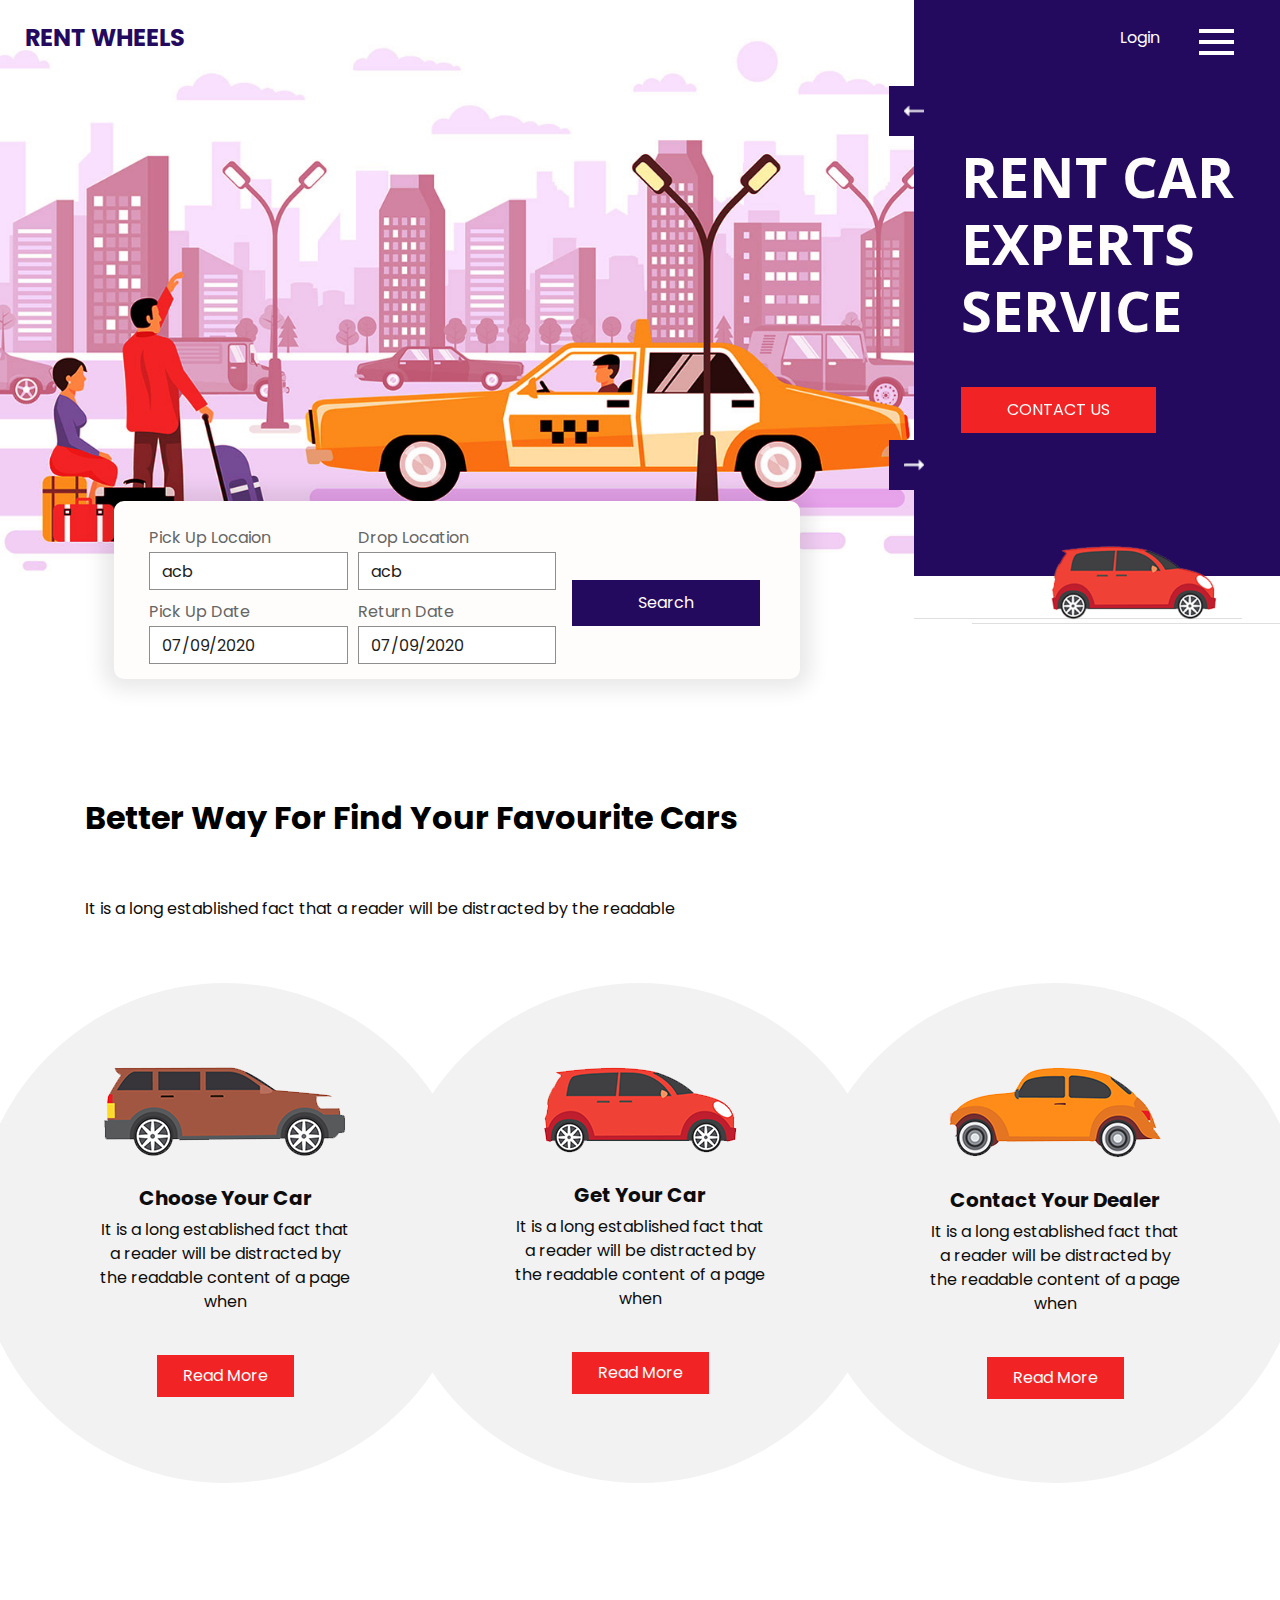
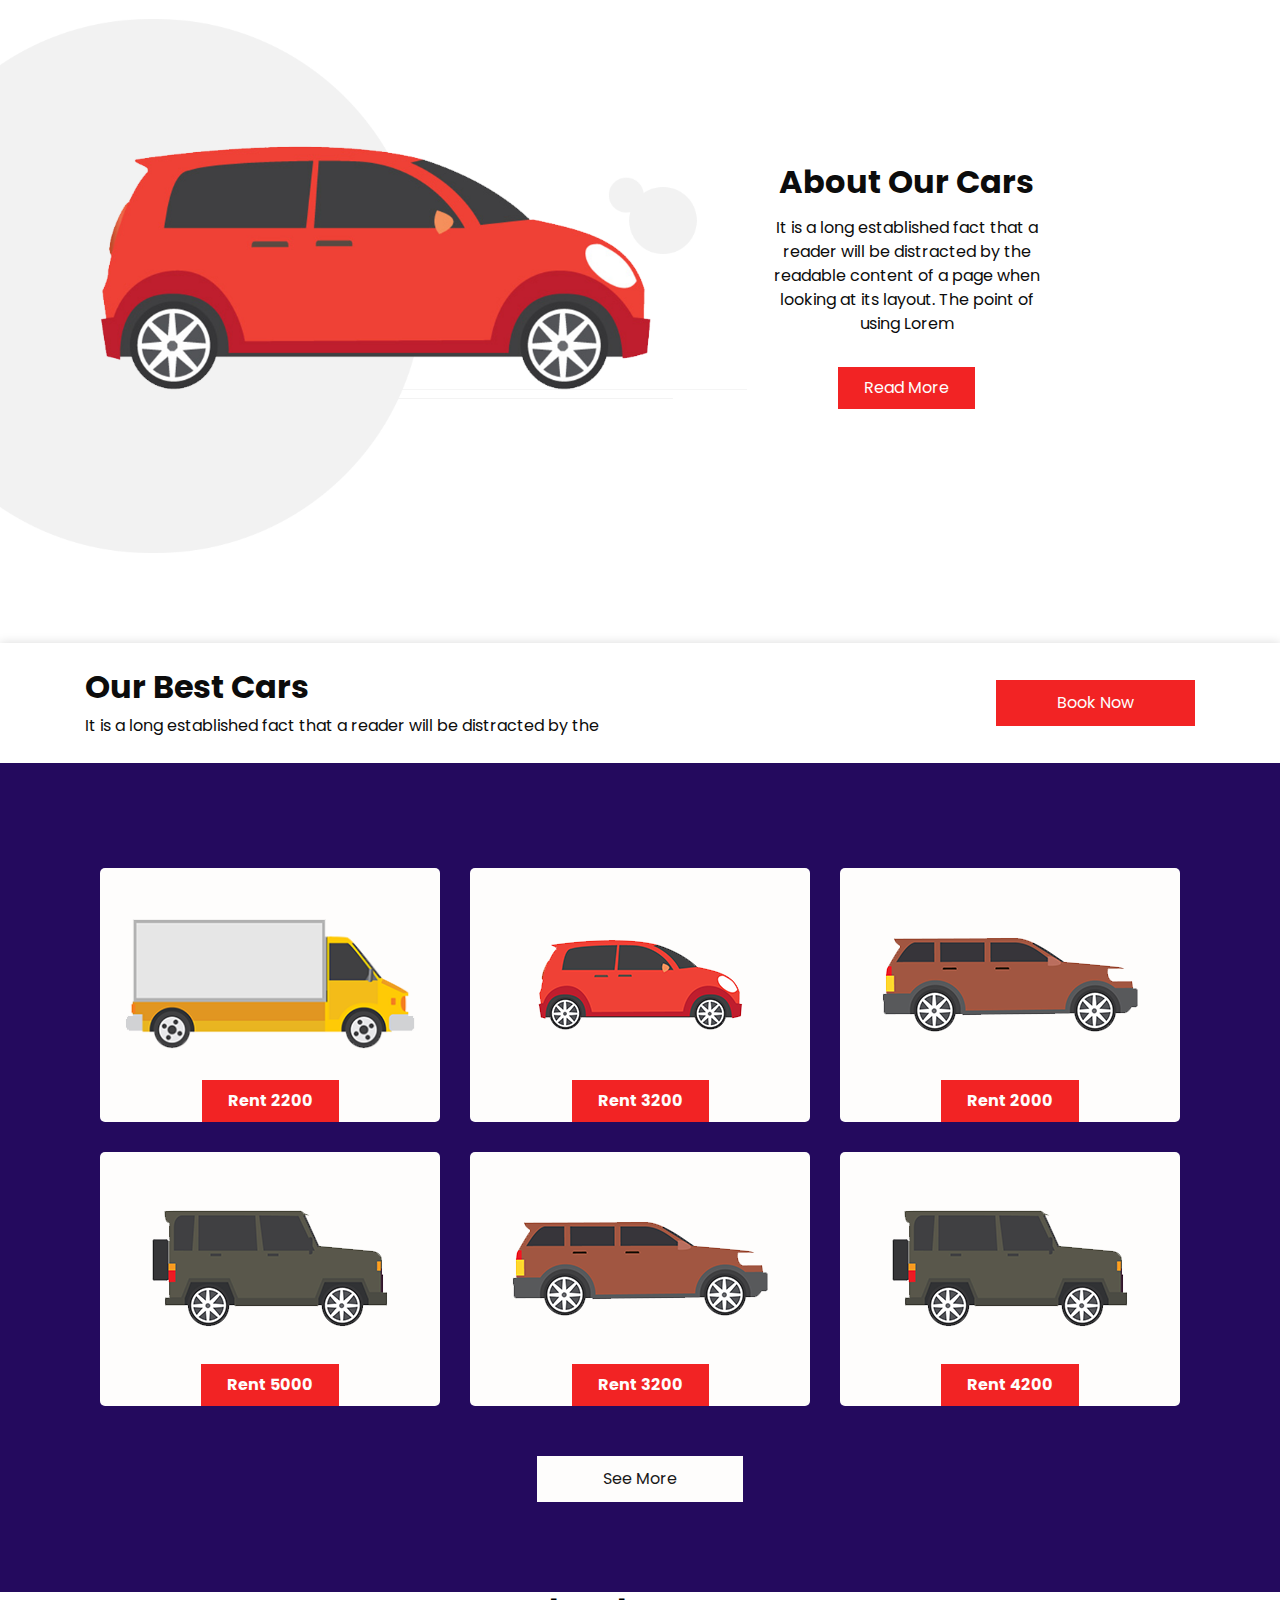
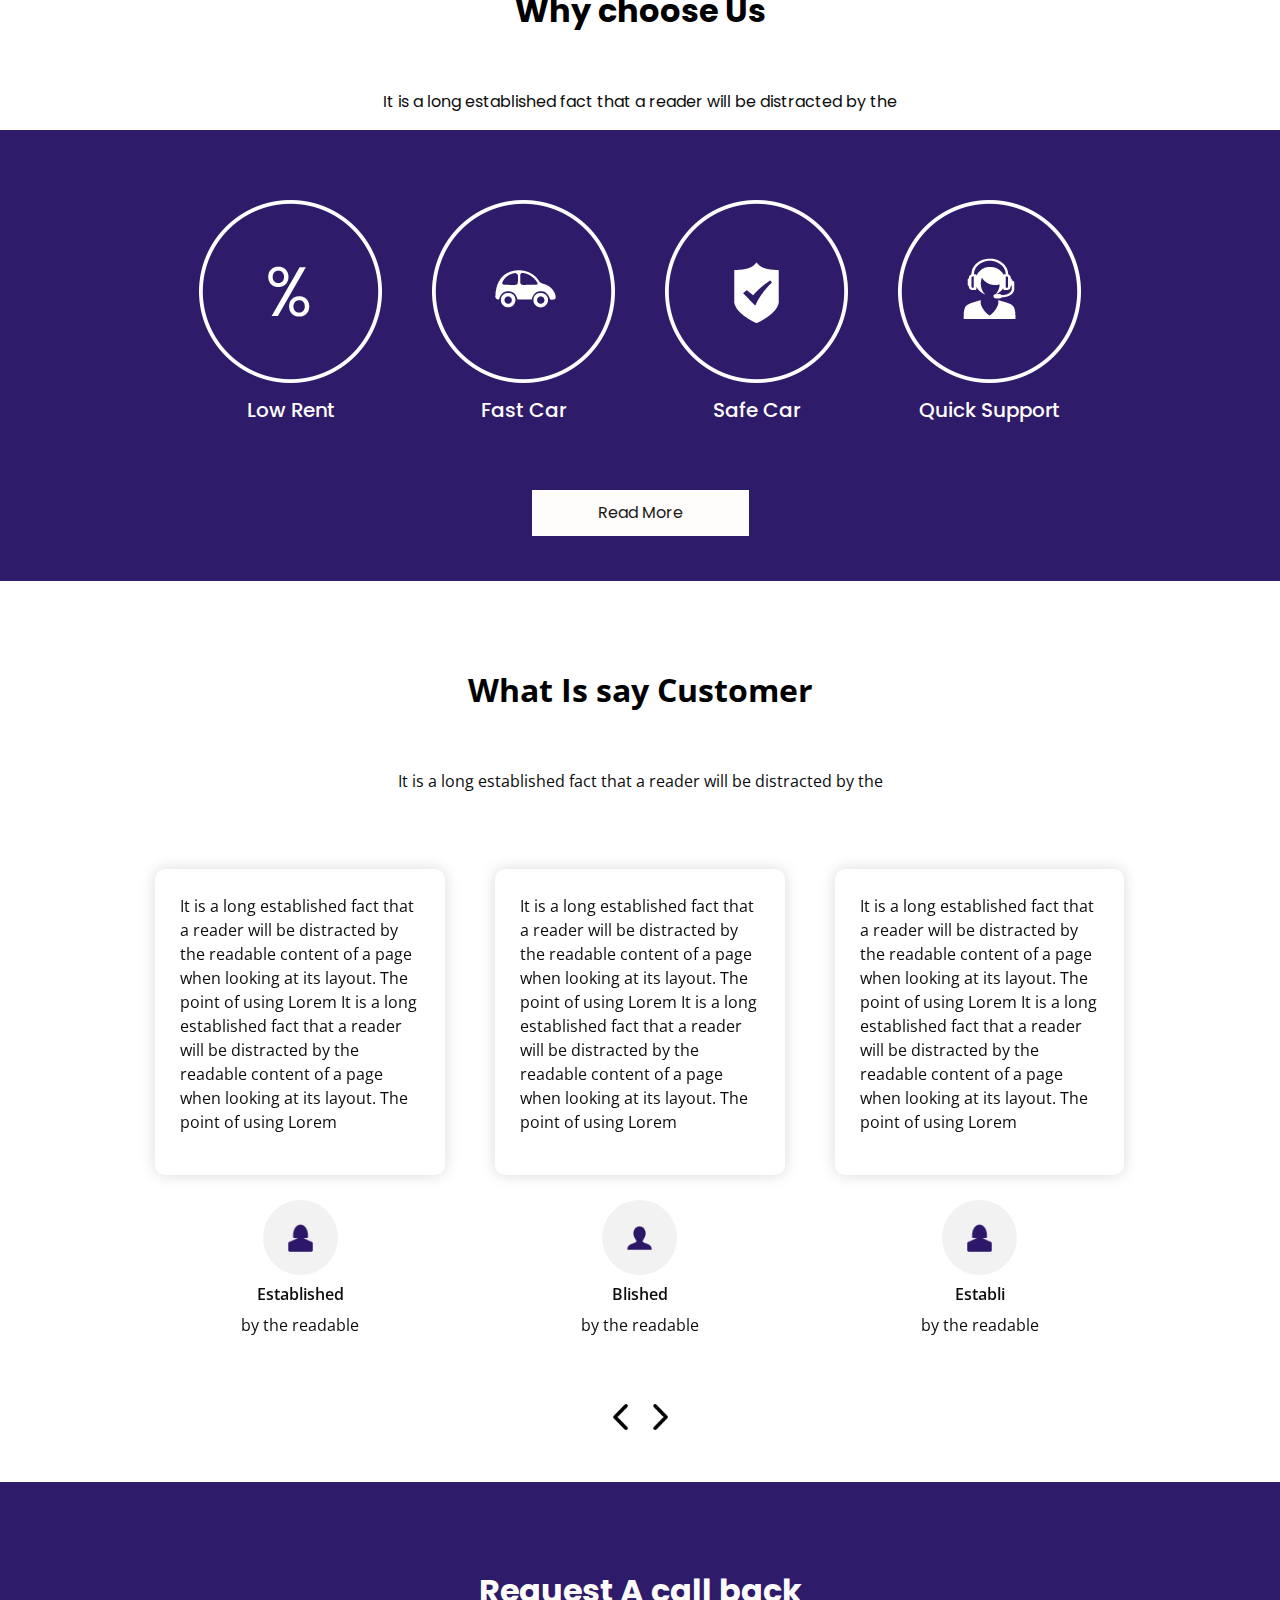
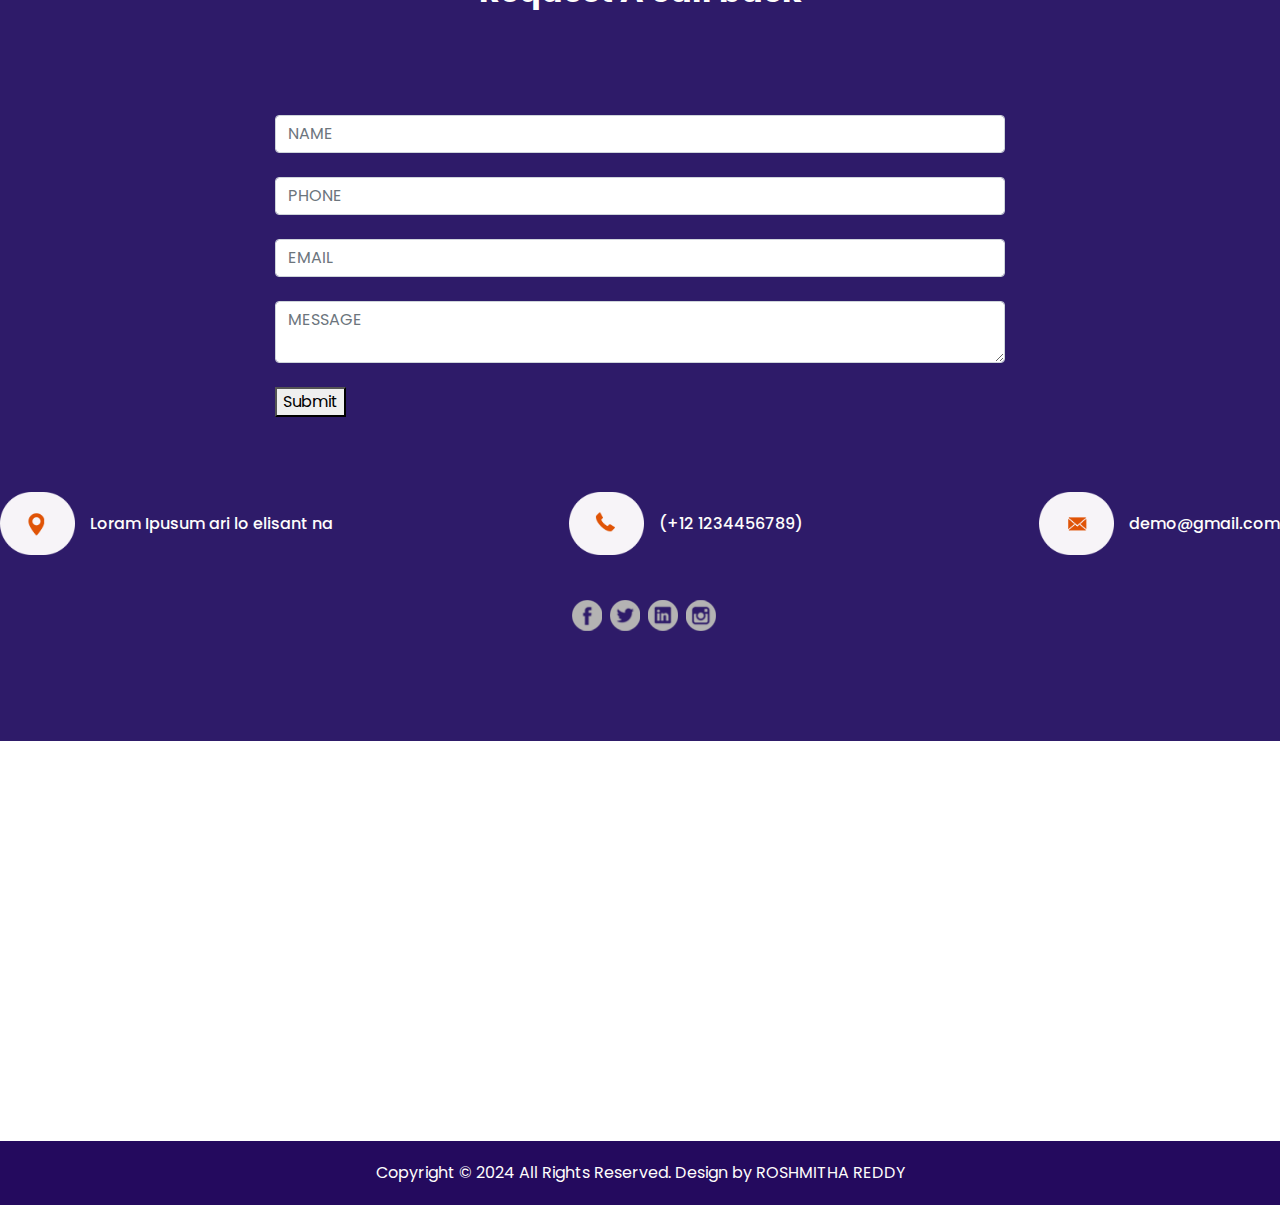
<file: index.html>
<!DOCTYPE html>
<html>

<head>
  <!-- Basic -->
  <meta charset="utf-8" />
  <meta http-equiv="X-UA-Compatible" content="IE=edge" />
  <!-- Mobile Metas -->
  <meta name="viewport" content="width=device-width, initial-scale=1, shrink-to-fit=no" />
  <!-- Site Metas -->
  <meta name="keywords" content="" />
  <meta name="description" content="" />
  <meta name="author" content="" />

  <title>RENT WHEELS</title>

  <!-- slider stylesheet -->
  <link rel="stylesheet" type="text/css" href="https://cdnjs.cloudflare.com/ajax/libs/OwlCarousel2/2.3.4/assets/owl.carousel.min.css" />

  <!-- bootstrap core css -->
  <link rel="stylesheet" type="text/css" href="css/bootstrap.css" />

  <!-- fonts style -->
  <link href="https://fonts.googleapis.com/css?family=Open+Sans:400,700|Poppins:400,600,700&display=swap" rel="stylesheet">

  <!-- Custom styles for this template -->
  <link href="css/style.css" rel="stylesheet" />
  <!-- responsive style -->
  <link href="css/responsive.css" rel="stylesheet" />
</head>

<body>
  <div class="hero_area">
    <!-- header section strats -->
    <header class="header_section">
      <div class="container-fluid">
        <nav class="navbar navbar-expand-lg custom_nav-container">
          <a class="navbar-brand" href="index.html">
            <span>
              RENT WHEELS
            </span>
          </a>

          <div class="navbar-collapse" id="">
            <div class="user_option">
              <a href="">
                Login
              </a>
            </div>
            <div class="custom_menu-btn">
              <button onclick="openNav()">
                <span class="s-1"> </span>
                <span class="s-2"> </span>
                <span class="s-3"> </span>
              </button>
            </div>
            <div id="myNav" class="overlay">
              <div class="overlay-content">
                <a href="index.html">Home</a>
                <a href="about.html">About</a>
                <a href="car.html">Cars</a>
                <a href="contact.html">Contact Us</a>
                <a href="#">Login</a>
              </div>
            </div>
          </div>
        </nav>
      </div>
    </header>
    <!-- end header section -->
    <!-- slider section -->
    <section class=" slider_section position-relative">
      <div class="slider_container">
        <div class="img-box">
          <img src="images/hero-img.jpg" alt="">
        </div>
        <div class="detail_container">
          <div id="carouselExampleControls" class="carousel slide" data-ride="carousel">
            <div class="carousel-inner">
              <div class="carousel-item active">
                <div class="detail-box">
                  <h1>
                    Rent Car <br>
                    Experts <br>
                    Service
                  </h1>
                  <a href="">
                    Contact Us
                  </a>
                </div>
              </div>
              <div class="carousel-item">
                <div class="detail-box">
                  <h1>
                    Rent Car <br>
                    Experts <br>
                    Service
                  </h1>
                  <a href="">
                    Contact Us
                  </a>
                </div>
              </div>
              <div class="carousel-item">
                <div class="detail-box">
                  <h1>
                    Rent Car <br>
                    Experts <br>
                    Service
                  </h1>
                  <a href="">
                    Contact Us
                  </a>
                </div>
              </div>
            </div>
            <a class="carousel-control-prev" href="#carouselExampleControls" role="button" data-slide="prev">
              <span class="sr-only">Previous</span>
            </a>
            <a class="carousel-control-next" href="#carouselExampleControls" role="button" data-slide="next">
              <span class="sr-only">Next</span>
            </a>
          </div>

        </div>
      </div>
    </section>
    <!-- end slider section -->
  </div>
  <!-- book section -->
  <section class="book_section">
    <div class="form_container">
      <form action="">
        <div class="form-row">
          <div class="col-lg-8">
            <div class="form-row">
              <div class="col-md-6">
                <label for="parkingName">Pick Up Locaion</label>
                <input type="text" class="form-control" placeholder="acb ">
              </div>
              <div class="col-md-6">
                <label for="parkingNumber">Drop Location</label>
                <input type="text" class="form-control" placeholder="acb ">
              </div>
            </div>
            <div class="form-row">
              <div class="col-md-6">
                <label for="parkingName">Pick Up Date</label>
                <input type="text" class="form-control" placeholder="07/09/2020">
              </div>
              <div class="col-md-6">
                <label for="parkingNumber">Return Date</label>
                <input type="text" class="form-control" placeholder="07/09/2020">
              </div>
            </div>
          </div>
          <div class="col-lg-4">
            <div class="btn-container">
              <button type="submit" class="">
                Search
              </button>
            </div>
          </div>
        </div>

      </form>
    </div>
    <div class="img-box">
      <img src="images/book-car.png" alt="">
    </div>
  </section>

  <!-- end book section -->

  <!-- car section -->

  <section class="car_section layout_padding2-top layout_padding-bottom">
    <div class="container">
      <div class="heading_container">
        <h2>
          Better Way For Find Your Favourite Cars
        </h2>
        <p>
          It is a long established fact that a reader will be distracted by the readable
        </p>
      </div>
      <div class="car_container">
        <div class="box">
          <div class="img-box">
            <img src="images/c-1.png" alt="">
          </div>
          <div class="detail-box">
            <h5>
              Choose Your Car
            </h5>
            <p>
              It is a long established fact that a reader will be distracted by the readable content of a page when
            </p>
            <a href="">
              Read More
            </a>
          </div>
        </div>
        <div class="box">
          <div class="img-box">
            <img src="images/c-2.png" alt="">
          </div>
          <div class="detail-box">
            <h5>
              Get Your Car
            </h5>
            <p>
              It is a long established fact that a reader will be distracted by the readable content of a page when
            </p>
            <a href="">
              Read More
            </a>
          </div>
        </div>
        <div class="box">
          <div class="img-box">
            <img src="images/c-3.png" alt="">
          </div>
          <div class="detail-box">
            <h5>
              Contact Your Dealer
            </h5>
            <p>
              It is a long established fact that a reader will be distracted by the readable content of a page when
            </p>
            <a href="">
              Read More
            </a>
          </div>
        </div>
      </div>
    </div>
  </section>

  <!-- end car section -->

  <!-- about section -->

  <section class="about_section layout_padding-bottom">
    <div class="container-fluid">
      <div class="row">
        <div class="col-md-7 px-0">
          <div class="img-box">
            <img src="images/about-img.png" alt="">
          </div>
        </div>
        <div class="col-md-4 col-lg-3">
          <div class="detail-box">
            <h2>
              About Our Cars
            </h2>
            <p>
              It is a long established fact that a reader will be distracted by the readable content of a page when looking at its layout. The point of using Lorem
            </p>
            <a href="">
              Read More
            </a>
          </div>
        </div>
      </div>
    </div>
  </section>

  <!-- end about section -->


  <!-- best section -->

  <section class="best_section">
    <div class="container">
      <div class="book_now">
        <div class="detail-box">
          <h2>
            Our Best Cars
          </h2>
          <p>
            It is a long established fact that a reader will be distracted by the
          </p>
        </div>
        <div class="btn-box">
          <a href="">
            Book Now
          </a>
        </div>
      </div>
    </div>
  </section>

  <!-- end best section -->

  <!-- rent section -->

  <section class="rent_section layout_padding">
    <div class="container">
      <div class="rent_container">
        <div class="box">
          <div class="img-box">
            <img src="images/r-1.png" alt="">
          </div>
          <div class="price">
            <a href="">
              Rent 2200
            </a>
          </div>
        </div>
        <div class="box">
          <div class="img-box">
            <img src="images/r-2.png" alt="">
          </div>
          <div class="price">
            <a href="">
              Rent 3200
            </a>
          </div>
        </div>
        <div class="box">
          <div class="img-box">
            <img src="images/r-3.png" alt="">
          </div>
          <div class="price">
            <a href="">
              Rent 2000
            </a>
          </div>
        </div>
        <div class="box">
          <div class="img-box">
            <img src="images/r-4.png" alt="">
          </div>
          <div class="price">
            <a href="">
              Rent 5000
            </a>
          </div>
        </div>
        <div class="box">
          <div class="img-box">
            <img src="images/r-5.png" alt="">
          </div>
          <div class="price">
            <a href="">
              Rent 3200
            </a>
          </div>
        </div>
        <div class="box">
          <div class="img-box">
            <img src="images/r-6.png" alt="">
          </div>
          <div class="price">
            <a href="">
              Rent 4200
            </a>
          </div>
        </div>
      </div>
      <div class="btn-box">
        <a href="">
          See More
        </a>
      </div>
    </div>
  </section>


  <!-- end rent section -->


  <!-- us section -->

  <section class="us_section">
    <div class="container">
      <div class="heading_container">
        <h2>
          Why choose Us
        </h2>
        <p>
          It is a long established fact that a reader will be distracted by the
        </p>
      </div>
    </div>
    <div class="us_container layout_padding2">
      <div class="content_box">
        <div class="box">
          <div class="img-box">
            <img src="images/u-1.png" alt="">
          </div>
          <div class="detail-box">
            <h5>
              Low Rent
            </h5>
          </div>
        </div>
        <div class="box">
          <div class="img-box">
            <img src="images/u-2.png" alt="">
          </div>
          <div class="detail-box">
            <h5>
              Fast Car
            </h5>
          </div>
        </div>
        <div class="box">
          <div class="img-box">
            <img src="images/u-3.png" alt="">
          </div>
          <div class="detail-box">
            <h5>
              Safe Car
            </h5>
          </div>
        </div>
        <div class="box">
          <div class="img-box">
            <img src="images/u-4.png" alt="">
          </div>
          <div class="detail-box">
            <h5>
              Quick Support
            </h5>
          </div>
        </div>
      </div>
      <div class="btn-box">
        <a href="">
          Read More
        </a>
      </div>
    </div>
  </section>

  <!-- end us section -->

  <!-- client section -->

  <section class="client_section layout_padding">
    <div class="container">
      <div class="heading_container">
        <h2>
          What Is say Customer
        </h2>
        <p>
          It is a long established fact that a reader will be distracted by the
        </p>
      </div>
      <div class="layout_padding2-top">
        <div class="carousel-wrap ">
          <div class="owl-carousel">
            <div class="item">
              <div class="box">
                <div class="detail-box">
                  <p>
                    It is a long established fact that a reader will be distracted by the readable content of a page when looking at its layout. The point of using Lorem It is a long established fact that a reader will be distracted by the readable content of a page when looking at its layout. The point of using Lorem
                  </p>
                </div>
                <div class="client_id">
                  <div class="img-box">
                    <img src="images/client-1.png" alt="" class="img-1">
                    <img src="images/client-1-white.png" alt="" class="img-2">
                  </div>
                  <div class="name">
                    <h6>
                      Established
                    </h6>
                    <p>
                      by the readable
                    </p>
                  </div>
                </div>
              </div>
            </div>
            <div class="item">
              <div class="box">
                <div class="detail-box">
                  <p>
                    It is a long established fact that a reader will be distracted by the readable content of a page when looking at its layout. The point of using Lorem It is a long established fact that a reader will be distracted by the readable content of a page when looking at its layout. The point of using Lorem
                  </p>
                </div>
                <div class="client_id">
                  <div class="img-box">
                    <img src="images/client-2.png" alt="" class="img-1">
                    <img src="images/client-2-white.png" alt="" class="img-2">
                  </div>
                  <div class="name">
                    <h6>
                      Blished
                    </h6>
                    <p>
                      by the readable
                    </p>
                  </div>
                </div>
              </div>
            </div>
            <div class="item">
              <div class="box">
                <div class="detail-box">
                  <p>
                    It is a long established fact that a reader will be distracted by the readable content of a page when looking at its layout. The point of using Lorem It is a long established fact that a reader will be distracted by the readable content of a page when looking at its layout. The point of using Lorem
                  </p>
                </div>
                <div class="client_id">
                  <div class="img-box">
                    <img src="images/client-1.png" alt="" class="img-1">
                    <img src="images/client-1-white.png" alt="" class="img-2">
                  </div>
                  <div class="name">
                    <h6>
                      Establi
                    </h6>
                    <p>
                      by the readable
                    </p>
                  </div>
                </div>
              </div>
            </div>
            <div class="item">
              <div class="box">
                <div class="detail-box">
                  <p>
                    It is a long established fact that a reader will be distracted by the readable content of a page when looking at its layout. The point of using Lorem It is a long established fact that a reader will be distracted by the readable content of a page when looking at its layout. The point of using Lorem
                  </p>
                </div>
                <div class="client_id">
                  <div class="img-box">
                    <img src="images/client-1.png" alt="" class="img-1">
                    <img src="images/client-1-white.png" alt="" class="img-2">
                  </div>
                  <div class="name">
                    <h6>
                      Establi
                    </h6>
                    <p>
                      by the readable
                    </p>
                  </div>
                </div>
              </div>
            </div>
          </div>
        </div>
      </div>

    </div>
  </section>

  <!-- end client section -->

  <!-- contact section -->

  <section class="contact_section layout_padding">
    <div class="container">
      <div class="heading_container">
        <h2>
          Request A call back
        </h2>
      </div>
      <div class="row">
        <div class="col-md-8 mx-auto">
            <form action="https://api.web3forms.com/submit" method="POST">

              <input type="hidden" name="access_key" value="cfc0b802-5933-4353-87ea-564d86fda68f">
          
              <input type="text" class="form-control" name="name" placeholder="NAME" required><br>
              <input type="phone" class="form-control" name="phone" placeholder="PHONE" required><br>
              <input type="email" class="form-control" name="email" placeholder="EMAIL" required><br>
              <textarea name="message" class="form-control" placeholder="MESSAGE" required></textarea><br>
          
              <input type="checkbox" name="botcheck" class="hidden" style="display: none;">

              <button type="submit">Submit</button>
          
          </form>
          </div>
        </div>
      </div>
      <div class="contact_items">

        <a href="">
          <div class="img-box">
            <img src="images/location.png" alt="">
          </div>
          <h6>
            Loram Ipusum ari
            lo elisant na
          </h6>
        </a>
        <a href="">
          <div class="img-box">
            <img src="images/call.png" alt="">
          </div>
          <h6>
            (+12 1234456789)
          </h6>
        </a>
        <a href="">
          <div class="img-box">
            <img src="images/mail.png" alt="">
          </div>
          <h6>
            demo@gmail.com
          </h6>
        </a>

      </div>
      <div class="social_container">
        <div class="social-box">
          <div>
            <a href="">
              <img src="images/fb.png" alt="">
            </a>
          </div>
          <div>
            <a href="">
              <img src="images/twitter.png" alt="">
            </a>
          </div>
          <div>
            <a href="">
              <img src="images/linkedin.png" alt="">
            </a>
          </div>
          <div>
            <a href="">
              <img src="images/insta.png" alt="">
            </a>
          </div>
        </div>
      </div>
    </div>
  </section>

  <!-- end contact section -->

  <!-- map section -->

  <section class="map_section">
    <!-- map section -->
    <div class="map_container">
      <div class="map-responsive">
        <iframe src="https://www.google.com/maps/embed/v1/place?key=AIzaSyA0s1a7phLN0iaD6-UE7m4qP-z21pH0eSc&q=Eiffel+Tower+Paris+France" width="600" height="300" frameborder="0" style="border:0; width: 100%; height:100%" allowfullscreen></iframe>
      </div>
    </div>
    <!-- end map section -->
  </section>


  <!-- end map section -->

  <!-- footer section -->
  <footer class="container-fluid footer_section">
    <p>
      Copyright &copy; 2024 All Rights Reserved. Design by
      <a href="#">ROSHMITHA REDDY</a>
    </p>
  </footer>
  <!-- footer section -->

  <script src="js/jquery-3.4.1.min.js"></script>
  <script src="js/bootstrap.js"></script>
  <script src="https://cdnjs.cloudflare.com/ajax/libs/OwlCarousel2/2.3.4/owl.carousel.min.js">
  </script>
  <script src="js/custom.js"></script>


</body>

</html>
</file>
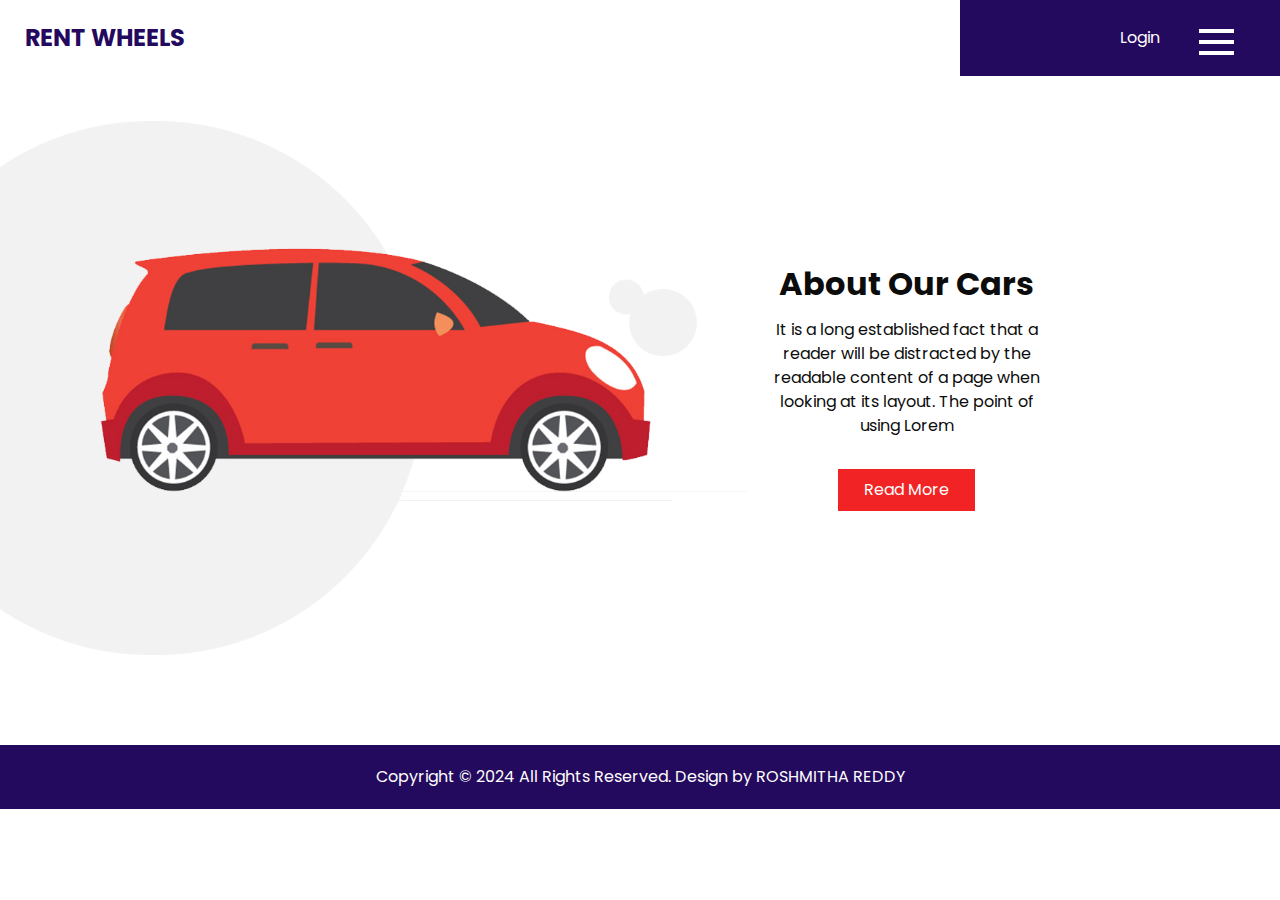
<file: about.html>
<!DOCTYPE html>
<html>

<head>
  <!-- Basic -->
  <meta charset="utf-8" />
  <meta http-equiv="X-UA-Compatible" content="IE=edge" />
  <!-- Mobile Metas -->
  <meta name="viewport" content="width=device-width, initial-scale=1, shrink-to-fit=no" />
  <!-- Site Metas -->
  <meta name="keywords" content="" />
  <meta name="description" content="" />
  <meta name="author" content="" />

  <title>RENT WHEELS</title>

  <!-- slider stylesheet -->
  <link rel="stylesheet" type="text/css" href="https://cdnjs.cloudflare.com/ajax/libs/OwlCarousel2/2.3.4/assets/owl.carousel.min.css" />

  <!-- bootstrap core css -->
  <link rel="stylesheet" type="text/css" href="css/bootstrap.css" />

  <!-- fonts style -->
  <link href="https://fonts.googleapis.com/css?family=Open+Sans:400,700|Poppins:400,600,700&display=swap" rel="stylesheet">

  <!-- Custom styles for this template -->
  <link href="css/style.css" rel="stylesheet" />
  <!-- responsive style -->
  <link href="css/responsive.css" rel="stylesheet" />
</head>

<body class="sub_page">
  <div class="hero_area">
    <!-- header section strats -->
    <header class="header_section">
      <div class="container-fluid">
        <nav class="navbar navbar-expand-lg custom_nav-container">
          <a class="navbar-brand" href="index.html">
            <span>
              RENT WHEELS 
            </span>
          </a>

          <div class="navbar-collapse" id="">
            <div class="user_option">
              <a href="">
                Login
              </a>
            </div>
            <div class="custom_menu-btn">
              <button onclick="openNav()">
                <span class="s-1"> </span>
                <span class="s-2"> </span>
                <span class="s-3"> </span>
              </button>
            </div>
            <div id="myNav" class="overlay">
              <div class="overlay-content">
                <a href="index.html">Home</a>
                <a href="about.html">About</a>
                <a href="car.html">Cars</a>
                <a href="blog.html">Blog</a>
                <a href="contact.html">Contact Us</a>
                <a href="#">Login</a>
              </div>
            </div>
          </div>
        </nav>
      </div>
    </header>
    <!-- end header section -->
  </div>

  <!-- about section -->

  <section class="about_section layout_padding2-top layout_padding-bottom ">
    <div class="container-fluid">
      <div class="row">
        <div class="col-md-7 px-0">
          <div class="img-box">
            <img src="images/about-img.png" alt="">
          </div>
        </div>
        <div class="col-md-4 col-lg-3">
          <div class="detail-box">
            <h2>
              About Our Cars
            </h2>
            <p>
              It is a long established fact that a reader will be distracted by the readable content of a page when looking at its layout. The point of using Lorem
            </p>
            <a href="">
              Read More
            </a>
          </div>
        </div>
      </div>
    </div>
  </section>

  <!-- end about section -->

  <!-- footer section -->
  <footer class="container-fluid footer_section">
    <p>
      Copyright &copy; 2024 All Rights Reserved. Design by
      <a href="#">ROSHMITHA REDDY</a>
    </p>
  </footer>
  <!-- footer section -->

  <script src="js/jquery-3.4.1.min.js"></script>
  <script src="js/bootstrap.js"></script>
  <script src="https://cdnjs.cloudflare.com/ajax/libs/OwlCarousel2/2.3.4/owl.carousel.min.js">
  </script>
  <script src="js/custom.js"></script>

</body>

</html>
</file>
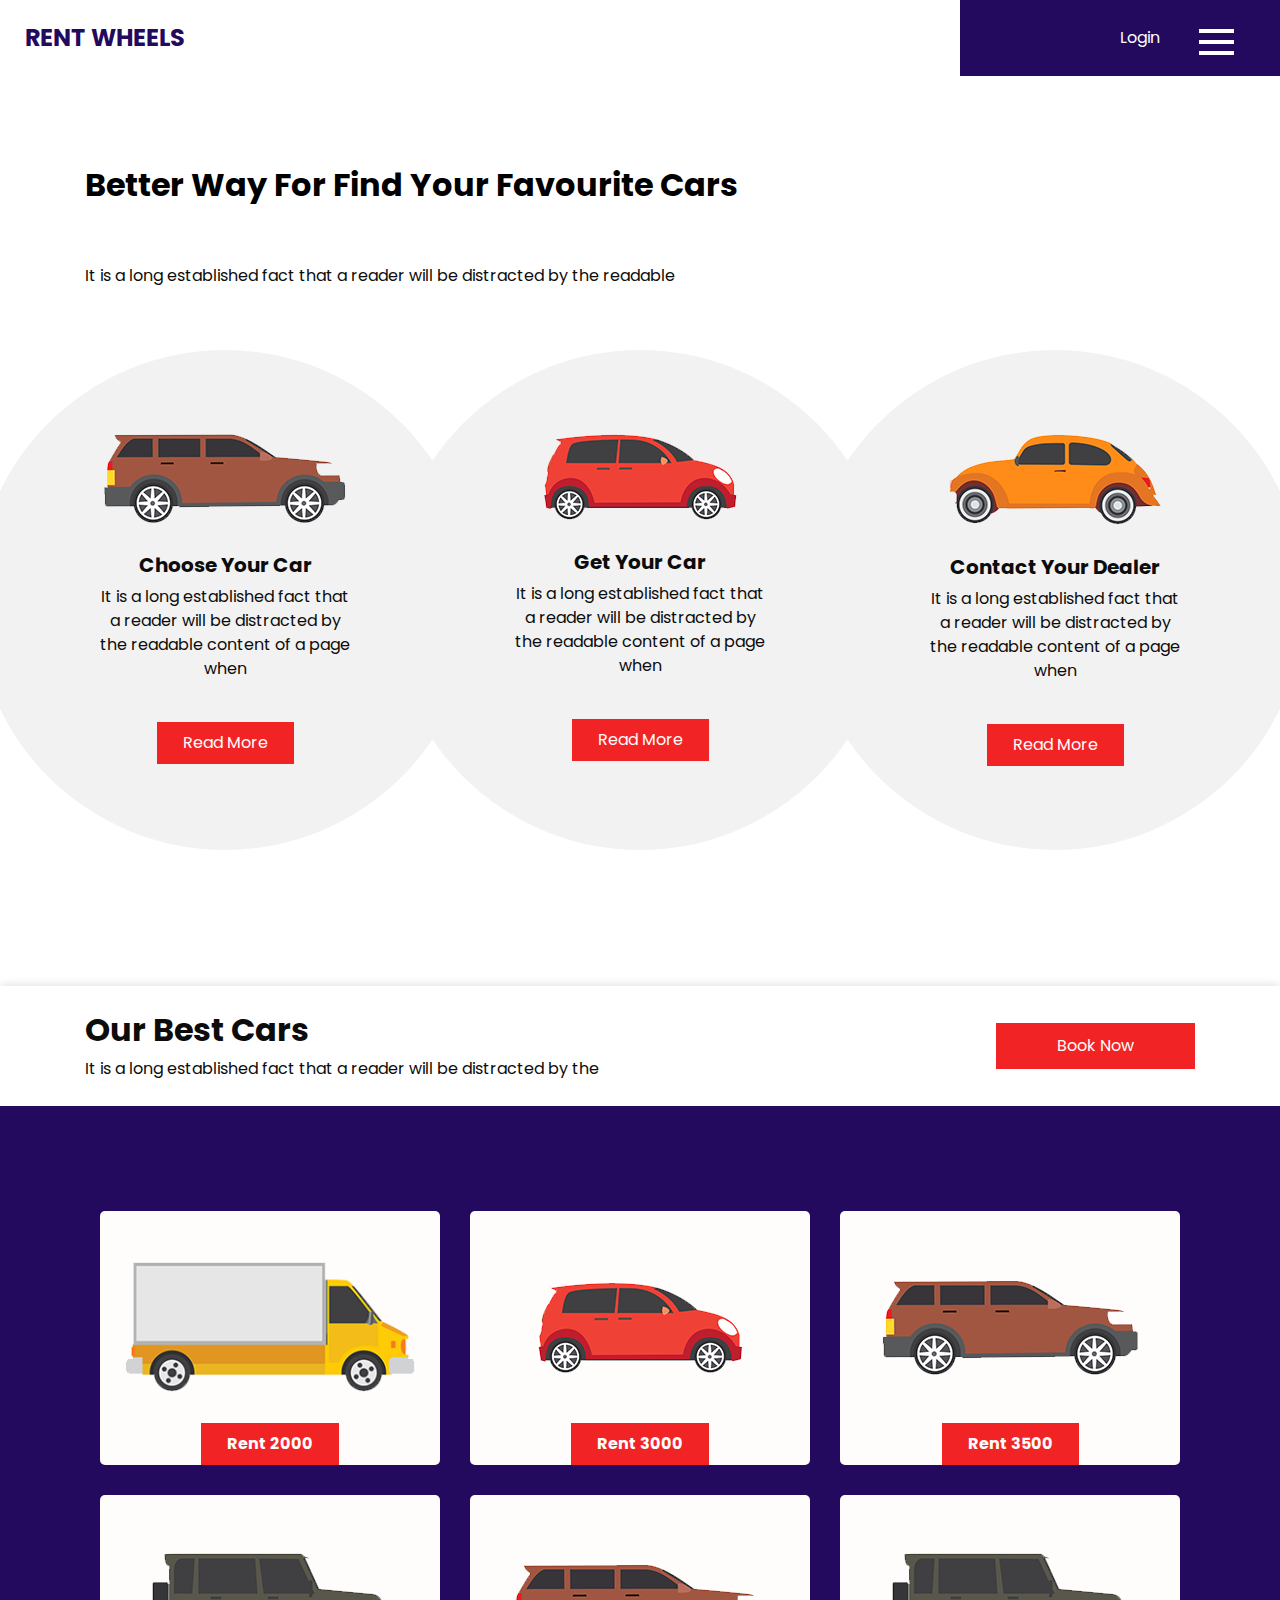
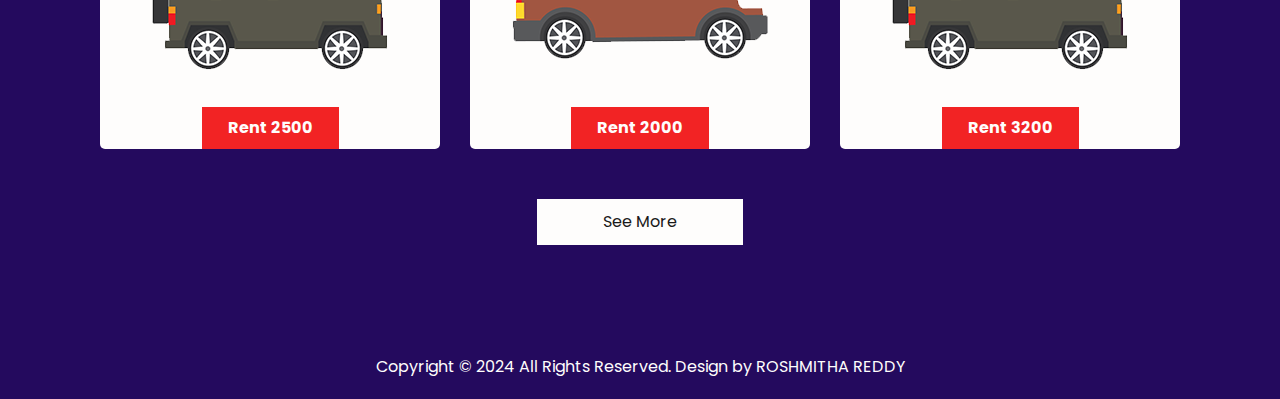
<file: car.html>
<!DOCTYPE html>
<html>

<head>
  <!-- Basic -->
  <meta charset="utf-8" />
  <meta http-equiv="X-UA-Compatible" content="IE=edge" />
  <!-- Mobile Metas -->
  <meta name="viewport" content="width=device-width, initial-scale=1, shrink-to-fit=no" />
  <!-- Site Metas -->
  <meta name="keywords" content="" />
  <meta name="description" content="" />
  <meta name="author" content="" />

  <title>RENT WHEELS</title>

  <!-- slider stylesheet -->
  <link rel="stylesheet" type="text/css" href="https://cdnjs.cloudflare.com/ajax/libs/OwlCarousel2/2.3.4/assets/owl.carousel.min.css" />

  <!-- bootstrap core css -->
  <link rel="stylesheet" type="text/css" href="css/bootstrap.css" />

  <!-- fonts style -->
  <link href="https://fonts.googleapis.com/css?family=Open+Sans:400,700|Poppins:400,600,700&display=swap" rel="stylesheet">

  <!-- Custom styles for this template -->
  <link href="css/style.css" rel="stylesheet" />
  <!-- responsive style -->
  <link href="css/responsive.css" rel="stylesheet" />
</head>

<body class="sub_page">
  <div class="hero_area">
    <!-- header section strats -->
    <header class="header_section">
      <div class="container-fluid">
        <nav class="navbar navbar-expand-lg custom_nav-container">
          <a class="navbar-brand" href="index.html">
            <span>
              RENT WHEELS
            </span>
          </a>
          <div class="navbar-collapse" id="">
            <div class="user_option">
              <a href="">
                Login
              </a>
            </div>
            <div class="custom_menu-btn">
              <button onclick="openNav()">
                <span class="s-1"> </span>
                <span class="s-2"> </span>
                <span class="s-3"> </span>
              </button>
            </div>
            <div id="myNav" class="overlay">
              <div class="overlay-content">
                <a href="index.html">Home</a>
                <a href="about.html">About</a>
                <a href="car.html">Cars</a>
                <a href="blog.html">Blog</a>
                <a href="contact.html">Contact Us</a>
                <a href="#">Login</a>
              </div>
            </div>
          </div>
        </nav>
      </div>
    </header>
    <!-- end header section -->
  </div>

  <!-- car section -->

  <section class="car_section layout_padding">
    <div class="container">
      <div class="heading_container">
        <h2>
          Better Way For Find Your Favourite Cars
        </h2>
        <p>
          It is a long established fact that a reader will be distracted by the readable
        </p>
      </div>
      <div class="car_container">
        <div class="box">
          <div class="img-box">
            <img src="images/c-1.png" alt="">
          </div>
          <div class="detail-box">
            <h5>
              Choose Your Car
            </h5>
            <p>
              It is a long established fact that a reader will be distracted by the readable content of a page when
            </p>
            <a href="">
              Read More
            </a>
          </div>
        </div>
        <div class="box">
          <div class="img-box">
            <img src="images/c-2.png" alt="">
          </div>
          <div class="detail-box">
            <h5>
              Get Your Car
            </h5>
            <p>
              It is a long established fact that a reader will be distracted by the readable content of a page when
            </p>
            <a href="">
              Read More
            </a>
          </div>
        </div>
        <div class="box">
          <div class="img-box">
            <img src="images/c-3.png" alt="">
          </div>
          <div class="detail-box">
            <h5>
              Contact Your Dealer
            </h5>
            <p>
              It is a long established fact that a reader will be distracted by the readable content of a page when
            </p>
            <a href="">
              Read More
            </a>
          </div>
        </div>
      </div>
    </div>
  </section>

  <!-- end car section -->


  <!-- best section -->

  <section class="best_section">
    <div class="container">
      <div class="book_now">
        <div class="detail-box">
          <h2>
            Our Best Cars
          </h2>
          <p>
            It is a long established fact that a reader will be distracted by the
          </p>
        </div>
        <div class="btn-box">
          <a href="">
            Book Now
          </a>
        </div>
      </div>
    </div>
  </section>

  <!-- end best section -->

  <!-- rent section -->

  <section class="rent_section layout_padding">
    <div class="container">
      <div class="rent_container">
        <div class="box">
          <div class="img-box">
            <img src="images/r-1.png" alt="">
          </div>
          <div class="price">
            <a href="">
              Rent 2000
            </a>
          </div>
        </div>
        <div class="box">
          <div class="img-box">
            <img src="images/r-2.png" alt="">
          </div>
          <div class="price">
            <a href="">
              Rent 3000
            </a>
          </div>
        </div>
        <div class="box">
          <div class="img-box">
            <img src="images/r-3.png" alt="">
          </div>
          <div class="price">
            <a href="">
              Rent 3500
            </a>
          </div>
        </div>
        <div class="box">
          <div class="img-box">
            <img src="images/r-4.png" alt="">
          </div>
          <div class="price">
            <a href="">
              Rent 2500
            </a>
          </div>
        </div>
        <div class="box">
          <div class="img-box">
            <img src="images/r-5.png" alt="">
          </div>
          <div class="price">
            <a href="">
              Rent 2000
            </a>
          </div>
        </div>
        <div class="box">
          <div class="img-box">
            <img src="images/r-6.png" alt="">
          </div>
          <div class="price">
            <a href="">
              Rent 3200
            </a>
          </div>
        </div>
      </div>
      <div class="btn-box">
        <a href="">
          See More
        </a>
      </div>
    </div>
  </section>


  <!-- end rent section -->

  <!-- footer section -->
  <footer class="container-fluid footer_section">
    <p>
      Copyright &copy; 2024 All Rights Reserved. Design by
      <a href="#">ROSHMITHA REDDY</a>
    </p>
  </footer>
  <!-- footer section -->

  <script src="js/jquery-3.4.1.min.js"></script>
  <script src="js/bootstrap.js"></script>
  <script src="https://cdnjs.cloudflare.com/ajax/libs/OwlCarousel2/2.3.4/owl.carousel.min.js">
  </script>
  <script src="js/custom.js"></script>

</body>

</html>
</file>
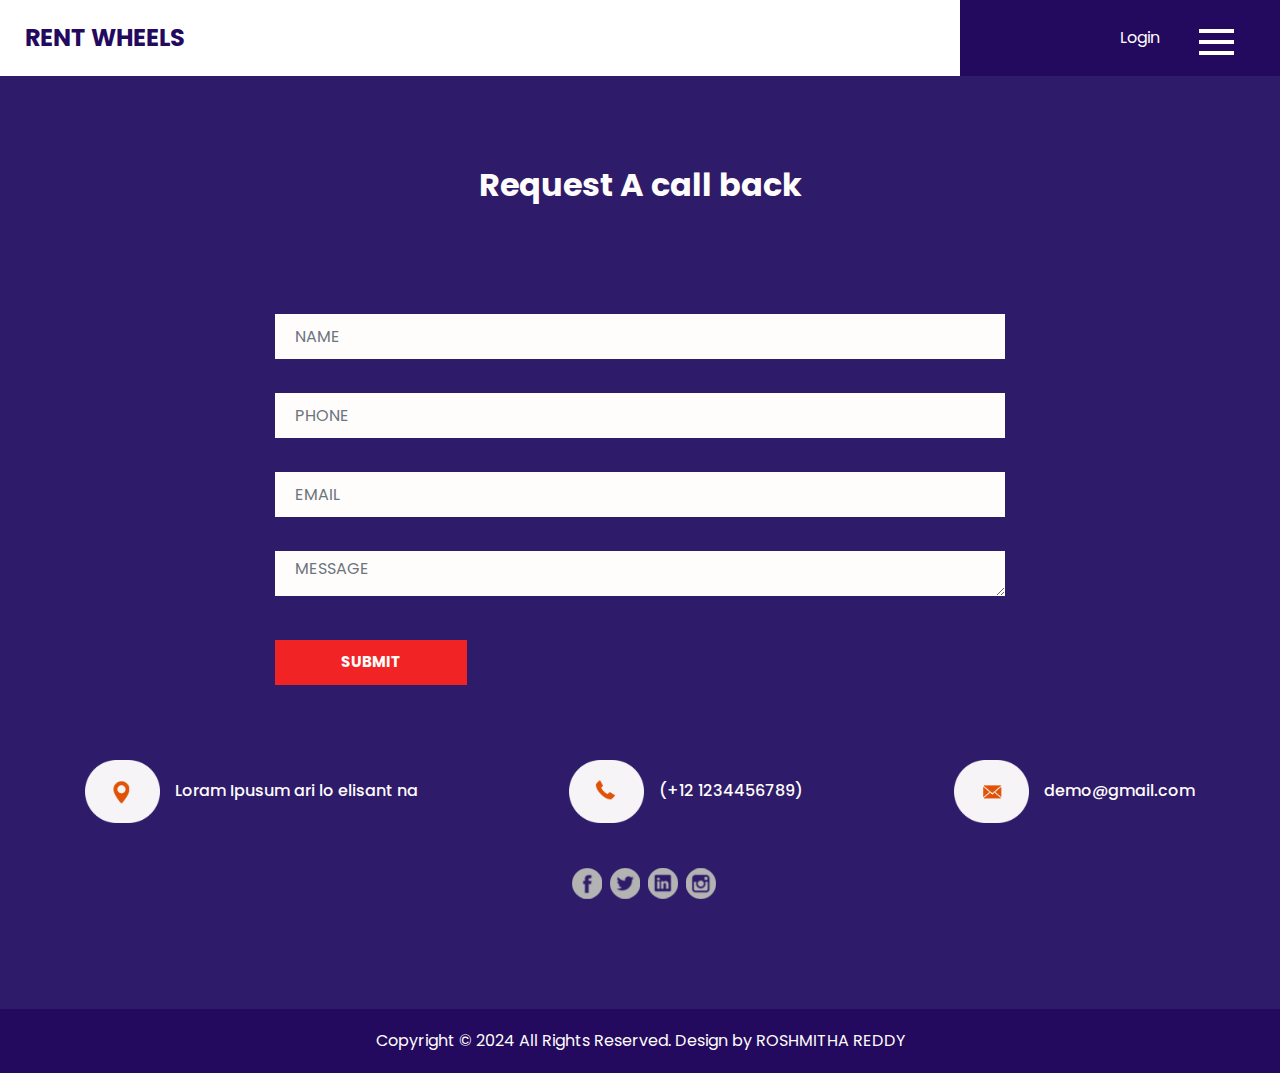
<file: contact.html>
<!DOCTYPE html>
<html>

<head>
  <!-- Basic -->
  <meta charset="utf-8" />
  <meta http-equiv="X-UA-Compatible" content="IE=edge" />
  <!-- Mobile Metas -->
  <meta name="viewport" content="width=device-width, initial-scale=1, shrink-to-fit=no" />
  <!-- Site Metas -->
  <meta name="keywords" content="" />
  <meta name="description" content="" />
  <meta name="author" content="" />

  <title>RENT WHEELS</title>

  <!-- slider stylesheet -->
  <link rel="stylesheet" type="text/css" href="https://cdnjs.cloudflare.com/ajax/libs/OwlCarousel2/2.3.4/assets/owl.carousel.min.css" />

  <!-- bootstrap core css -->
  <link rel="stylesheet" type="text/css" href="css/bootstrap.css" />

  <!-- fonts style -->
  <link href="https://fonts.googleapis.com/css?family=Open+Sans:400,700|Poppins:400,600,700&display=swap" rel="stylesheet">

  <!-- Custom styles for this template -->
  <link href="css/style.css" rel="stylesheet" />
  <!-- responsive style -->
  <link href="css/responsive.css" rel="stylesheet" />
</head>

<body class="sub_page">
  <div class="hero_area">
    <!-- header section strats -->
    <header class="header_section">
      <div class="container-fluid">
        <nav class="navbar navbar-expand-lg custom_nav-container">
          <a class="navbar-brand" href="index.html">
            <span>
              RENT WHEELS
            </span>
          </a>

          <div class="navbar-collapse" id="">
            <div class="user_option">
              <a href="">
                Login
              </a>
            </div>
            <div class="custom_menu-btn">
              <button onclick="openNav()">
                <span class="s-1"> </span>
                <span class="s-2"> </span>
                <span class="s-3"> </span>
              </button>
            </div>
            <div id="myNav" class="overlay">
              <div class="overlay-content">
                <a href="index.html">Home</a>
                <a href="about.html">About</a>
                <a href="car.html">Cars</a>
                <a href="blog.html">Blog</a>
                <a href="contact.html">Contact Us</a>
                <a href="#">Login</a>
              </div>
            </div>
          </div>
        </nav>
      </div>
    </header>
    <!-- end header section -->
  </div>

  <!-- contact section -->

  <section class="contact_section layout_padding">
    <div class="container">
      <div class="heading_container">
        <h2>
          Request A call back
        </h2>
      </div>
      <div class="row">
        <div class="col-md-8 mx-auto">
          <div class="form_container">
            <form action="https://api.web3forms.com/submit" method="POST">

              <input type="hidden" name="access_key" value="cfc0b802-5933-4353-87ea-564d86fda68f">
          
              <input type="text" class="form-control" name="name" placeholder="NAME" required><br>
              <input type="phone" class="form-control" name="phone" placeholder="PHONE" required><br>
              <input type="email" class="form-control" name="email" placeholder="EMAIL" required><br>
              <textarea name="message" class="form-control" placeholder="MESSAGE" required></textarea><br>
          
              <input type="checkbox" name="botcheck" class="hidden" style="display: none;">

              <button type="submit">Submit</button>
          
          </form>
          </div>
        </div>
      </div>
      <div class="contact_items">

        <a href="">
          <div class="img-box">
            <img src="images/location.png" alt="">
          </div>
          <h6>
            Loram Ipusum ari
            lo elisant na
          </h6>
        </a>
        <a href="">
          <div class="img-box">
            <img src="images/call.png" alt="">
          </div>
          <h6>
            (+12 1234456789)
          </h6>
        </a>
        <a href="">
          <div class="img-box">
            <img src="images/mail.png" alt="">
          </div>
          <h6>
            demo@gmail.com
          </h6>
        </a>

      </div>
      <div class="social_container">
        <div class="social-box">
          <div>
            <a href="">
              <img src="images/fb.png" alt="">
            </a>
          </div>
          <div>
            <a href="">
              <img src="images/twitter.png" alt="">
            </a>
          </div>
          <div>
            <a href="">
              <img src="images/linkedin.png" alt="">
            </a>
          </div>
          <div>
            <a href="">
              <img src="images/insta.png" alt="">
            </a>
          </div>
        </div>
      </div>
    </div>
  </section>

  <!-- end contact section -->

  <!-- footer section -->
  <footer class="container-fluid footer_section">
    <p>
      Copyright &copy; 2024 All Rights Reserved. Design by
      <a href="#">ROSHMITHA REDDY</a>
    </p>
  </footer>
  <!-- footer section -->

  <script src="js/jquery-3.4.1.min.js"></script>
  <script src="js/bootstrap.js"></script>
  <script src="https://cdnjs.cloudflare.com/ajax/libs/OwlCarousel2/2.3.4/owl.carousel.min.js">
  </script>
  <script src="js/custom.js"></script>

</body>

</html>
</file>
<file: css/style.css>
body {
  font-family: "Poppins",
 sans-serif;
  color: #0c0c0c;
  background-color: #ffffff;
}

.layout_padding {
  padding-top: 90px;
  padding-bottom: 90px;
}

.layout_padding2 {
  padding-top: 45px;
  padding-bottom: 45px;
}

.layout_padding2-top {
  padding-top: 45px;
}

.layout_padding2-bottom {
  padding-bottom: 45px;
}

.layout_padding-top {
  padding-top: 90px;
}

.layout_padding-bottom {
  padding-bottom: 90px;
}

.heading_container {
  display: -webkit-box;
  display: -ms-flexbox;
  display: flex;
  -webkit-box-orient: vertical;
  -webkit-box-direction: normal;
      -ms-flex-direction: column;
          flex-direction: column;
  -webkit-box-align: start;
      -ms-flex-align: start;
          align-items: flex-start;
}

.heading_container h2 {
  font-weight: bold;
  color: #000000;
  position: relative;
  height: 10vh;
}

/*header section*/
.hero_area {
  position: relative;
}

.sub_page .header_section {
  position: unset;
  background: -webkit-gradient(linear, left top, right top, color-stop(75%, transparent), color-stop(75%, #240a5e));
  background: linear-gradient(to right, transparent 75%, #240a5e 75%);
}

.header_section {
  position: absolute;
  width: 100%;
  top: 0;
  left: 0;
}

.header_section .container-fluid {
  padding-right: 25px;
  padding-left: 25px;
}

.header_section .nav_container {
  margin: 0 auto;
}

.custom_nav-container.navbar-expand-lg .navbar-nav .nav-link img {
  width: 22px;
  margin-right: 15px;
}

.custom_nav-container.navbar-expand-lg .navbar-nav .nav-link {
  padding: 0px 25px;
  color: #fefeff;
  text-align: center;
  font-family: "Roboto",
 sans-serif;
}

.custom_menu-btn {
  z-index: 9;
  position: absolute;
  right: 15px;
  top: 14px;
}

.custom_menu-btn button {
  margin-top: 7px;
  outline: none;
  border: none;
  background-color: transparent;
}

.custom_menu-btn span {
  display: block;
  width: 35px;
  height: 4px;
  background-color: #fff;
  margin: 7px 0;
  -webkit-transition: all 0.3s;
  transition: all 0.3s;
}

.custom_menu-btn .custom_menu-btn .s-2 {
  -webkit-transition: all 0.1s;
  transition: all 0.1s;
}

.menu_btn-style button {
  position: fixed;
  right: 29px;
  top: 14px;
}

.menu_btn-style button .s-1 {
  -webkit-transform: rotate(45deg) translateY(16px);
          transform: rotate(45deg) translateY(16px);
}

.menu_btn-style button .s-2 {
  -webkit-transform: translateX(100px);
          transform: translateX(100px);
}

.menu_btn-style button .s-3 {
  -webkit-transform: rotate(-45deg) translateY(-16px);
          transform: rotate(-45deg) translateY(-16px);
}

.overlay {
  height: 100%;
  width: 0;
  position: fixed;
  z-index: 1;
  top: 0;
  left: 0;
  background-color: rgba(36, 10, 94, 0.9);
  overflow-x: hidden;
  -webkit-transition: 0.5s;
  transition: 0.5s;
}

.overlay .closebtn {
  position: absolute;
  top: 0;
  right: 30px;
  font-size: 60px;
}

.overlay a {
  padding: 2px 0px;
  text-decoration: none;
  font-size: 22px;
  color: #f1f1f1;
  display: block;
  -webkit-transition: 0.3s;
  transition: 0.3s;
  text-transform: uppercase;
}

.overlay-content {
  position: relative;
  top: 25%;
  width: 100%;
  text-align: center;
  margin-top: 30px;
}

.menu_width {
  width: 100%;
}

a,
a:hover,
a:focus {
  text-decoration: none;
}

a:hover,
a:focus {
  color: initial;
}

.btn,
.btn:focus {
  outline: none !important;
  -webkit-box-shadow: none;
          box-shadow: none;
}

.custom_nav-container .nav_search-btn {
  background-image: url(../images/search-icon.png);
  background-size: 18px;
  background-repeat: no-repeat;
  width: 35px;
  height: 35px;
  padding: 0;
  border: none;
  margin: 0 40px 0 15px;
  background-position: center;
}

.navbar-brand {
  display: -webkit-box;
  display: -ms-flexbox;
  display: flex;
  -webkit-box-align: center;
      -ms-flex-align: center;
          align-items: center;
}

.navbar-brand span {
  font-size: 24px;
  font-weight: 700;
  color: #240a5e;
}

.custom_nav-container {
  z-index: 99999;
  padding: 15px 0;
}

.custom_nav-container .navbar-toggler {
  outline: none;
}

.custom_nav-container .navbar-toggler .navbar-toggler-icon {
  background-image: url(../images/menu.png);
  background-size: 55px;
}

.user_option {
  margin-left: auto;
  margin-right: 95px;
}

.user_option a {
  color: #fefdfc;
  font-size: 16px;
}

/*end header section*/
.slider_section .carousel {
  position: unset;
}

.slider_section .slider_container {
  display: -webkit-box;
  display: -ms-flexbox;
  display: flex;
}

.slider_section .slider_container .img-box {
  -webkit-box-flex: 2.5;
      -ms-flex: 2.5;
          flex: 2.5;
}

.slider_section .slider_container .img-box img {
  width: 100%;
}

.slider_section .slider_container .detail_container {
  position: relative;
  -webkit-box-flex: 1;
      -ms-flex: 1;
          flex: 1;
  background-color: #240a5e;
  display: -webkit-box;
  display: -ms-flexbox;
  display: flex;
  -webkit-box-align: center;
      -ms-flex-align: center;
          align-items: center;
  -webkit-box-pack: center;
      -ms-flex-pack: center;
          justify-content: center;
}

.slider_section .slider_container .detail_container #carouselExampleControls {
  width: 100%;
}

.slider_section .slider_container .detail_container .detail-box {
  width: -webkit-fit-content;
  width: -moz-fit-content;
  width: fit-content;
  margin: auto;
}

.slider_section .slider_container .detail_container .detail-box h1 {
  font-family: "Open Sans",
 sans-serif;
  text-transform: uppercase;
  font-weight: bold;
  color: #fefdfc;
  font-size: 3.5rem;
}

.slider_section .slider_container .detail_container .detail-box a {
  display: inline-block;
  padding: 10px 45px;
  background-color: #f22324;
  color: #fefdfc;
  border-radius: 0;
  border: 1px solid #f22324;
  text-transform: uppercase;
  margin-top: 35px;
}

.slider_section .slider_container .detail_container .detail-box a:hover {
  background-color: transparent;
  color: #f22324;
}

.slider_section .carousel-control-prev,
.slider_section .carousel-control-next {
  width: 50px;
  height: 50px;
  left: 0;
  opacity: 1;
  -webkit-transform: translateX(-50%);
          transform: translateX(-50%);
  background-repeat: no-repeat;
  background-color: #240a5e;
  background-size: 20px;
  background-position: center;
}

.slider_section .carousel-control-prev {
  top: 15%;
  background-image: url(../images/prev.png);
}

.slider_section .carousel-control-next {
  top: initial;
  bottom: 15%;
  background-image: url(../images/next.png);
}

.book_section {
  display: -webkit-box;
  display: -ms-flexbox;
  display: flex;
  -webkit-transform: translateY(-75px);
          transform: translateY(-75px);
}

.book_section .form_container {
  -webkit-box-flex: 2.5;
      -ms-flex: 2.5;
          flex: 2.5;
  display: -webkit-box;
  display: -ms-flexbox;
  display: flex;
  -webkit-box-pack: center;
      -ms-flex-pack: center;
          justify-content: center;
}

.book_section .img-box {
  -webkit-box-flex: 1;
      -ms-flex: 1;
          flex: 1;
  margin-top: 45px;
}

.book_section .img-box img {
  width: 100%;
}

.book_section form {
  width: 75%;
  padding: 15px 35px;
  background-color: #fefdfc;
  -webkit-box-shadow: 0px 0px 20px 11px rgba(0, 0, 0, 0.09);
  box-shadow: 0px 0px 20px 11px rgba(0, 0, 0, 0.09);
  border-radius: 10px;
}

.book_section form label {
  color: #656565;
  margin-bottom: 2px;
  margin-top: 10px;
}

.book_section form .form-control {
  outline: none;
  -webkit-box-shadow: none;
          box-shadow: none;
  border-radius: 0;
  border: 1px solid #8e8e8e;
  color: #000000;
}

.book_section form .form-control::-webkit-input-placeholder {
  color: #1d1c1c;
}

.book_section form .form-control:-ms-input-placeholder {
  color: #1d1c1c;
}

.book_section form .form-control::-ms-input-placeholder {
  color: #1d1c1c;
}

.book_section form .form-control::placeholder {
  color: #1d1c1c;
}

.book_section form .btn-container {
  height: 100%;
  display: -webkit-box;
  display: -ms-flexbox;
  display: flex;
  -webkit-box-pack: center;
      -ms-flex-pack: center;
          justify-content: center;
  -webkit-box-align: center;
      -ms-flex-align: center;
          align-items: center;
}

.book_section form .btn-container button {
  display: inline-block;
  padding: 10px 65px;
  background-color: #240a5e;
  color: #fefdfc;
  border-radius: 0;
  border: 1px solid #240a5e;
  margin-top: 25px;
}

.book_section form .btn-container button:hover {
  background-color: transparent;
  color: #240a5e;
}

.book_section form .btn-container button:hover {
  color: #1b0847;
}

.car_section .car_container {
  display: -webkit-box;
  display: -ms-flexbox;
  display: flex;
  -webkit-box-pack: justify;
      -ms-flex-pack: justify;
          justify-content: space-between;
  -ms-flex-wrap: wrap;
      flex-wrap: wrap;
  padding: 75px 0;
}

.car_section .car_container .box {
  min-width: 250px;
  max-width: 250px;
  margin: 55px 15px;
  display: -webkit-box;
  display: -ms-flexbox;
  display: flex;
  -webkit-box-orient: vertical;
  -webkit-box-direction: normal;
      -ms-flex-direction: column;
          flex-direction: column;
  -webkit-box-align: center;
      -ms-flex-align: center;
          align-items: center;
  text-align: center;
  position: relative;
}

.car_section .car_container .box .img-box {
  display: -webkit-box;
  display: -ms-flexbox;
  display: flex;
  -webkit-box-pack: center;
      -ms-flex-pack: center;
          justify-content: center;
  padding-bottom: 15px;
  width: 100%;
}

.car_section .car_container .box .img-box img {
  max-width: 100%;
}

.car_section .car_container .box .detail-box {
  margin-top: 15px;
}

.car_section .car_container .box .detail-box h5 {
  font-weight: bold;
}

.car_section .car_container .box .detail-box a {
  display: inline-block;
  padding: 8px 25px;
  background-color: #f22324;
  color: #fefdfc;
  border-radius: #000000;
  border: 1px solid #f22324;
  margin-top: 25px;
}

.car_section .car_container .box .detail-box a:hover {
  background-color: transparent;
  color: #f22324;
}

.car_section .car_container .box::before {
  content: "";
  position: absolute;
  top: 50%;
  left: 50%;
  width: 250px;
  height: 250px;
  -webkit-transform: translate(-50%, -50%) scale(2);
          transform: translate(-50%, -50%) scale(2);
  border-radius: 100%;
  background-color: #f2f2f2;
  z-index: -1;
}

.about_section .row {
  -webkit-box-align: center;
      -ms-flex-align: center;
          align-items: center;
}

.about_section .img-box img {
  width: 100%;
}

.about_section .detail-box {
  text-align: center;
}

.about_section .detail-box h2 {
  font-weight: bold;
}

.about_section .detail-box p {
  margin-top: 15px;
}

.about_section .detail-box a {
  display: inline-block;
  padding: 8px 25px;
  background-color: #f22324;
  color: #fefdfc;
  border-radius: #000000;
  border: 1px solid #f22324;
  margin-top: 15px;
}

.about_section .detail-box a:hover {
  background-color: transparent;
  color: #f22324;
}

.best_section {
  -webkit-box-shadow: 0 0 10px 0 rgba(0, 0, 0, 0.15);
          box-shadow: 0 0 10px 0 rgba(0, 0, 0, 0.15);
  padding: 25px 0;
}

.best_section .book_now {
  display: -webkit-box;
  display: -ms-flexbox;
  display: flex;
  -webkit-box-pack: justify;
      -ms-flex-pack: justify;
          justify-content: space-between;
  -webkit-box-align: center;
      -ms-flex-align: center;
          align-items: center;
}

.best_section .book_now .detail-box h2 {
  font-weight: bold;
}

.best_section .book_now .detail-box p {
  margin: 0;
}

.best_section .book_now .btn-box a {
  display: inline-block;
  padding: 10px 60px;
  background-color: #f22324;
  color: #fefdfc;
  border-radius: #000000;
  border: 1px solid #f22324;
}

.best_section .book_now .btn-box a:hover {
  background-color: transparent;
  color: #f22324;
}

.rent_section {
  background-color: #240a5e;
}

.rent_section .heading_container h2 {
  color: #6f6e6e;
  margin-bottom: 35px;
}

.rent_section .heading_container h2::first-letter {
  color: #000000;
}

.rent_section .heading_container h2 span {
  color: #2e303c;
}

.rent_section .rent_container {
  display: -webkit-box;
  display: -ms-flexbox;
  display: flex;
  -ms-flex-wrap: wrap;
      flex-wrap: wrap;
  -webkit-box-pack: center;
      -ms-flex-pack: center;
          justify-content: center;
}

.rent_section .rent_container .box {
  width: 340px;
  margin: 15px;
  background-color: #fefdfc;
  display: -webkit-box;
  display: -ms-flexbox;
  display: flex;
  -webkit-box-orient: vertical;
  -webkit-box-direction: normal;
      -ms-flex-direction: column;
          flex-direction: column;
  -webkit-box-align: center;
      -ms-flex-align: center;
          align-items: center;
  text-align: center;
  padding: 20px 25px;
  padding-bottom: 0;
  border-radius: 5px;
}

.rent_section .rent_container .box .img-box {
  margin: 50px 0;
  height: 92px;
  display: -webkit-box;
  display: -ms-flexbox;
  display: flex;
  -webkit-box-pack: center;
      -ms-flex-pack: center;
          justify-content: center;
  -webkit-box-align: center;
      -ms-flex-align: center;
          align-items: center;
}

.rent_section .rent_container .box .img-box img {
  max-width: 100%;
}

.rent_section .rent_container .box .price a {
  display: inline-block;
  padding: 8px 25px;
  background-color: #f22324;
  color: #fefdfc;
  border-radius: #000000;
  border: 1px solid #f22324;
  font-weight: bold;
}

.rent_section .rent_container .box .price a:hover {
  background-color: transparent;
  color: #f22324;
}

.rent_section .btn-box {
  display: -webkit-box;
  display: -ms-flexbox;
  display: flex;
  -webkit-box-pack: center;
      -ms-flex-pack: center;
          justify-content: center;
}

.rent_section .btn-box a {
  display: inline-block;
  padding: 10px 65px;
  background-color: #fefdfc;
  color: #1a1919;
  border-radius: 0;
  border: 1px solid #fefdfc;
  margin-top: 35px;
}

.rent_section .btn-box a:hover {
  background-color: transparent;
  color: #fefdfc;
}

.blog_section .blog_container {
  width: 90%;
  margin: auto;
}

.blog_section .blog_container .date-box {
  padding: 15px 25px;
  color: #252525;
  position: relative;
  z-index: 2;
  text-align: center;
}

.blog_section .blog_container .date-box h6 {
  margin: 0;
}

.blog_section .blog_container .box {
  margin: 45px 20px;
  display: -webkit-box;
  display: -ms-flexbox;
  display: flex;
  -webkit-box-orient: vertical;
  -webkit-box-direction: normal;
      -ms-flex-direction: column;
          flex-direction: column;
  -webkit-box-align: center;
      -ms-flex-align: center;
          align-items: center;
  -webkit-box-shadow: 0 0 20px 0 rgba(0, 0, 0, 0.15);
          box-shadow: 0 0 20px 0 rgba(0, 0, 0, 0.15);
}

.blog_section .blog_container .box .img-box {
  width: 100%;
}

.blog_section .blog_container .box .img-box img {
  width: 100%;
}

.blog_section .blog_container .box .detail-box {
  padding: 15px;
}

.blog_section .blog_container .box .detail-box h5 {
  font-weight: bold;
}

.blog_section .blog_container .box .detail-box p {
  margin: 0;
}

.blog_section .owl-carousel .owl-nav .owl-prev,
.blog_section .owl-carousel .owl-nav .owl-next {
  width: 50px;
  height: 50px;
  background-size: 15px;
  background-position: center;
  background-repeat: no-repeat;
  position: absolute;
  top: -115px;
  outline: none;
}

.blog_section .owl-carousel .owl-nav .owl-prev {
  left: calc(95% - 45px);
  background-image: url(../images/left-angle.png);
}

.blog_section .owl-carousel .owl-nav .owl-prev:hover {
  background-image: url(../images/left-angle-grey.png);
}

.blog_section .owl-carousel .owl-nav .owl-next {
  right: calc(5% - 45px);
  background-image: url(../images/right-angle.png);
}

.blog_section .owl-carousel .owl-nav .owl-next:hover {
  background-image: url(../images/right-angle-grey.png);
}

.us_section .heading_container {
  -webkit-box-align: center;
      -ms-flex-align: center;
          align-items: center;
  text-align: center;
}
.us_section .us_container {
  background-color: #2e1b69;
  background-size: cover;
}

.us_section .us_container .content_box {
  display: -webkit-box;
  display: -ms-flexbox;
  display: flex;
  -ms-flex-wrap: wrap;
      flex-wrap: wrap;
  -webkit-box-pack: center;
      -ms-flex-pack: center;
          justify-content: center;
}

.us_section .us_container .content_box .box {
  display: -webkit-box;
  display: -ms-flexbox;
  display: flex;
  -webkit-box-orient: vertical;
  -webkit-box-direction: normal;
      -ms-flex-direction: column;
          flex-direction: column;
  -webkit-box-align: center;
      -ms-flex-align: center;
          align-items: center;
  text-align: center;
  margin: 25px;
}

.us_section .us_container .content_box .box .img-box img {
  max-width: 100%;
}

.us_section .us_container .content_box .box .detail-box {
  margin-top: 15px;
}

.us_section .us_container .content_box .box .detail-box h5 {
  color: #fefdfc;
}

.us_section .us_container .btn-box {
  display: -webkit-box;
  display: -ms-flexbox;
  display: flex;
  -webkit-box-pack: center;
      -ms-flex-pack: center;
          justify-content: center;
}

.us_section .us_container .btn-box a {
  display: inline-block;
  padding: 10px 65px;
  background-color: #fefdfc;
  color: #1a1919;
  border-radius: 0;
  border: 1px solid #fefdfc;
  margin-top: 35px;
}

.us_section .us_container .btn-box a:hover {
  background-color: transparent;
  color: #fefdfc;
}

.client_section {
  font-family: "Open Sans",
 sans-serif;
}

.client_section .heading_container {
  -webkit-box-align: center;
      -ms-flex-align: center;
          align-items: center;
  text-align: center;
}

.client_section .box {
  display: -webkit-box;
  display: -ms-flexbox;
  display: flex;
  -webkit-box-orient: vertical;
  -webkit-box-direction: normal;
      -ms-flex-direction: column;
          flex-direction: column;
  -webkit-box-align: center;
      -ms-flex-align: center;
          align-items: center;
  margin: 15px;
}

.client_section .box .detail-box {
  -webkit-box-shadow: 0 0 15px 0 rgba(0, 0, 0, 0.15);
          box-shadow: 0 0 15px 0 rgba(0, 0, 0, 0.15);
  border-radius: 10px;
  padding: 25px;
  margin-bottom: 25px;
}

.client_section .box .client_id {
  display: -webkit-box;
  display: -ms-flexbox;
  display: flex;
  -webkit-box-orient: vertical;
  -webkit-box-direction: normal;
      -ms-flex-direction: column;
          flex-direction: column;
  -webkit-box-align: center;
      -ms-flex-align: center;
          align-items: center;
  text-align: center;
}

.client_section .box .client_id .img-box {
  position: relative;
  display: -webkit-box;
  display: -ms-flexbox;
  display: flex;
  -webkit-box-pack: center;
      -ms-flex-pack: center;
          justify-content: center;
  -webkit-box-align: center;
      -ms-flex-align: center;
          align-items: center;
  width: 75px;
  height: 75px;
  border-radius: 100%;
  background-color: #f2f2f2;
}

.client_section .box .client_id .img-box img {
  width: 25px;
}

.client_section .box .client_id .img-box .img-2 {
  display: none;
}

.client_section .box .client_id .name {
  margin-top: 10px;
}

.client_section .box .client_id .name h6 {
  font-weight: 600;
}

.client_section .box:hover .client_id .img-box {
  background-color: #2e1b69;
}

.client_section .box:hover .client_id .img-box .img-1 {
  display: none;
}

.client_section .box:hover .client_id .img-box .img-2 {
  display: inline-block;
}

.client_section .carousel-wrap {
  margin: 0 auto;
  padding: 0 5%;
  position: relative;
}

.client_section .owl-carousel .owl-nav .owl-prev,
.client_section .owl-carousel .owl-nav .owl-next {
  width: 50px;
  height: 50px;
  background-size: 15px;
  background-position: center;
  background-repeat: no-repeat;
  position: absolute;
  top: 100%;
  outline: none;
}

.client_section .owl-carousel .owl-nav .owl-prev {
  left: calc(50% - 45px);
  background-image: url(../images/left-angle.png);
}

.client_section .owl-carousel .owl-nav .owl-prev:hover {
  background-image: url(../images/left-angle-grey.png);
}

.client_section .owl-carousel .owl-nav .owl-next {
  right: calc(50% - 45px);
  background-image: url(../images/right-angle.png);
}

.client_section .owl-carousel .owl-nav .owl-next:hover {
  background-image: url(../images/right-angle-grey.png);
}

.contact_section {
  background-color: #2e1b69;
  background-size: cover;
  color: #fefdfc;
}

.contact_section .heading_container {
  -webkit-box-align: center;
      -ms-flex-align: center;
          align-items: center;
  text-align: center;
  margin-bottom: 45px;
}

.contact_section .heading_container h2 {
  color: #fefdfc;
}

.contact_section .form_container form .form-control {
  border: none;
  background-color: #fefdfc;
  outline: none;
  -webkit-box-shadow: none;
          box-shadow: none;
  padding-left: 20px;
  height: 45px;
  margin: 5px 0;
  border-radius: 0;
}

.contact_section .form_container form #inputMessage {
  height: 90px;
}

.contact_section .form_container form button {
  display: inline-block;
  padding: 10px 65px;
  background-color: #f22324;
  color: #fefdfc;
  border-radius: 0;
  border: 1px solid #f22324;
  text-transform: uppercase;
  -webkit-box-shadow: none;
          box-shadow: none;
  outline: none;
  margin-top: 15px;
  font-size: 15px;
  font-weight: bold;
}

.contact_section .form_container form button:hover {
  background-color: transparent;
  color: #f22324;
}

.contact_section .contact_items {
  margin-top: 75px;
  display: -webkit-box;
  display: -ms-flexbox;
  display: flex;
  -webkit-box-pack: justify;
      -ms-flex-pack: justify;
          justify-content: space-between;
}

.contact_section .contact_items a {
  display: -webkit-box;
  display: -ms-flexbox;
  display: flex;
  -webkit-box-align: center;
      -ms-flex-align: center;
          align-items: center;
}

.contact_section .contact_items a .img-box {
  width: 75px;
  min-width: 75px;
  margin-right: 15px;
}

.contact_section .contact_items a .img-box img {
  max-width: 100%;
}

.contact_section .contact_items a h6 {
  color: #fefdfc;
  margin: 0;
}

.contact_section .social_container {
  margin-top: 45px;
}

.contact_section .social_container .social-box {
  display: -webkit-box;
  display: -ms-flexbox;
  display: flex;
  -webkit-box-pack: center;
      -ms-flex-pack: center;
          justify-content: center;
  margin: 0 auto 20px auto;
}

.contact_section .social_container .social-box img {
  width: 30px;
  margin-left: 8px;
}

.map_section {
  height: 400px;
}

.map_section .map_container {
  height: 100%;
}

.map_section .map_container .map-responsive {
  height: 100%;
}

/* footer section*/
.footer_section {
  background-color: #240a5e;
  padding: 20px;
}

.footer_section p {
  margin: 0;
  text-align: center;
  color: #fefdfc;
}

.footer_section a {
  color: #fefdfc;
}
/*# sourceMappingURL=style.css.map */
</file>
<file: css/responsive.css>
@media (max-width: 1120px) {
    .slider_section .slider_container .detail_container .detail-box h1 {
        font-size: 3rem;
    }
}

@media (max-width: 992px) {
    .slider_section .slider_container {
        flex-direction: column;
    }

    .custom_menu-btn span {
        background-color: #000000;
    }

    .sub_page .header_section {
        background: none;
    }

    .custom_menu-btn.menu_btn-style button span {
        background-color: #ffffff;
    }

    .user_option a {
        display: none;
    }

    .slider_section .slider_container .detail_container .detail-box {
        width: auto;
        text-align: center;
        margin: 45px auto 125px auto;
    }

    .slider_section .carousel-control-prev,
    .slider_section .carousel-control-next {
        top: -25px;
        transform: none;
    }

    .slider_section .carousel-control-prev {
        left: 25px;
    }

    .slider_section .carousel-control-next {
        left: initial;
        right: 25px;
    }

    .book_section form {
        width: 90%;
    }

    .car_section .car_container {
        justify-content: center;
    }

    .rent_section .rent_container .box {
        width: 300px;
    }

    .contact_section .contact_items {
        flex-wrap: wrap;
        width: min-content;
        margin-left: auto;
        margin-right: auto;
    }

    .contact_section .contact_items a {
        margin: 25px;
    }
}

@media (max-width: 768px) {
    .best_section .book_now {
        flex-direction: column;
        text-align: center;
    }

    .best_section .book_now .detail-box {
        margin-bottom: 25px;
    }

    .blog_section .owl-carousel .owl-nav .owl-prev,
    .blog_section .owl-carousel .owl-nav .owl-next {
        top: -40px;
    }

    .blog_section .owl-carousel .owl-nav .owl-prev {

        left: calc(50% - 45px);
    }

    .blog_section .owl-carousel .owl-nav .owl-next {

        right: calc(50% - 45px);
    }
}

@media (max-width: 576px) {
    .book_section .img-box {
        display: none;
    }

    .blog_section .blog_container {
        width: 100%;
    }

    .slider_section .carousel-control-prev,
    .slider_section .carousel-control-next {
        display: none;
    }


    @media (max-width: 480px) {
        .car_section .car_container .box::before {
            border-radius: 0;
        }

        .blog_section .blog_container {
            width: 100%;
        }
    }

    @media (max-width: 400px) {}

    @media (max-width: 376px) {
        .slider_section .slider_container .detail_container .detail-box h1 {
            font-size: 2.5rem;
        }
    }

    @media (min-width: 1200px) {
        .container {
            max-width: 1170px;
        }
    }
</file>
